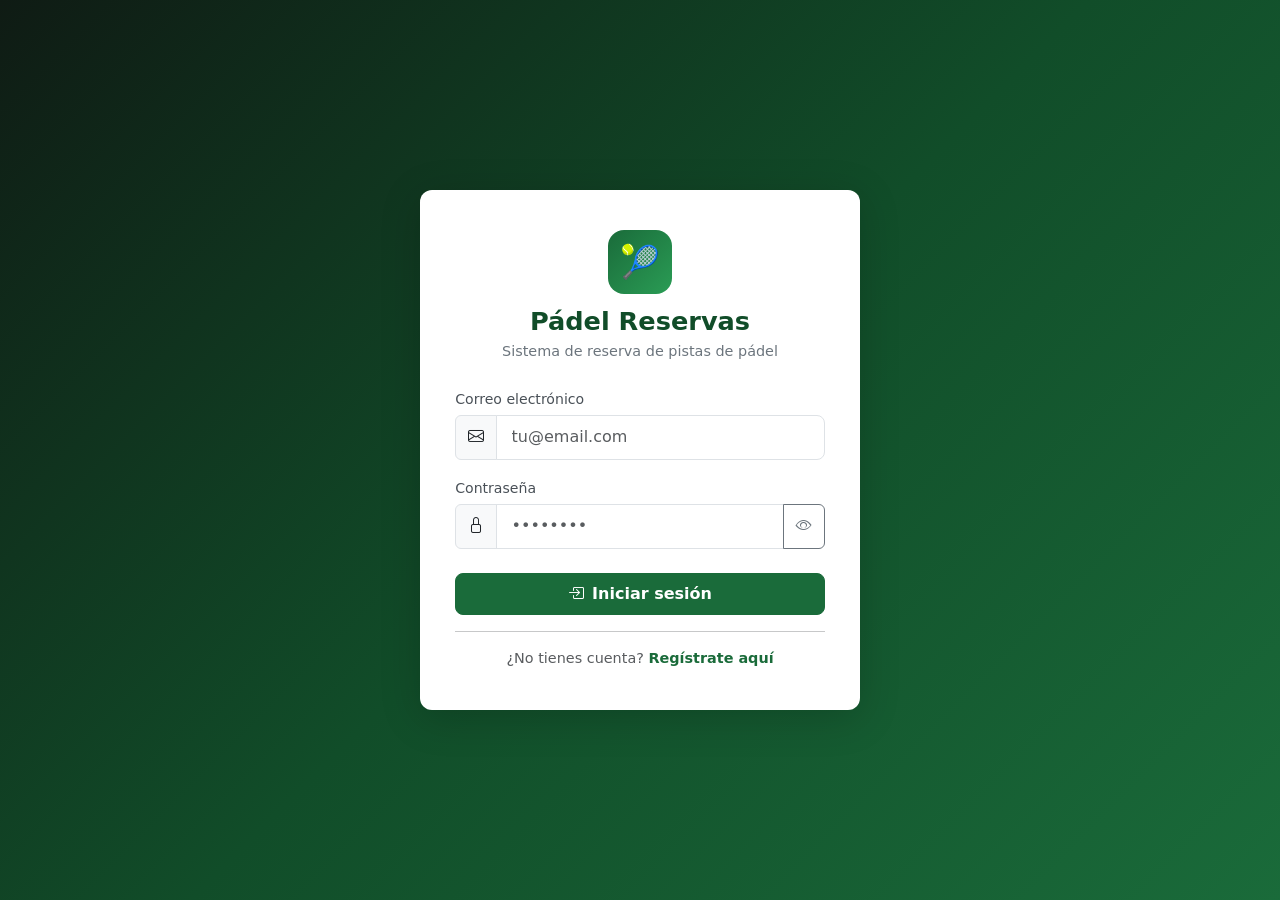
<file: docs/index.html>
<!DOCTYPE html>
<html lang="es">
<head>
  <meta charset="UTF-8" />
  <meta name="viewport" content="width=device-width, initial-scale=1.0" />
  <title>Pádel Reservas — Iniciar sesión</title>
  <link rel="stylesheet" href="https://cdn.jsdelivr.net/npm/bootstrap@5.3.3/dist/css/bootstrap.min.css" />
  <link rel="stylesheet" href="https://cdn.jsdelivr.net/npm/bootstrap-icons@1.11.3/font/bootstrap-icons.min.css" />
  <link rel="stylesheet" href="css/style.css" />
</head>
<body>

<div class="auth-wrapper">
  <div class="auth-card">

    <!-- Logo -->
    <div class="auth-logo">
      <div class="logo-icon">🎾</div>
      <h1>Pádel Reservas</h1>
      <p>Sistema de reserva de pistas de pádel</p>
    </div>

    <!-- Alert container -->
    <div id="alertContainer"></div>

    <!-- Formulario login -->
    <form id="loginForm" novalidate>
      <div class="mb-3">
        <label for="email" class="form-label">Correo electrónico</label>
        <div class="input-group">
          <span class="input-group-text"><i class="bi bi-envelope"></i></span>
          <input type="email" class="form-control" id="email" placeholder="tu@email.com" required autocomplete="email" />
        </div>
      </div>

      <div class="mb-4">
        <label for="password" class="form-label">Contraseña</label>
        <div class="input-group">
          <span class="input-group-text"><i class="bi bi-lock"></i></span>
          <input type="password" class="form-control" id="password" placeholder="••••••••" required autocomplete="current-password" />
          <button type="button" class="btn btn-outline-secondary" id="togglePassword" tabindex="-1">
            <i class="bi bi-eye"></i>
          </button>
        </div>
      </div>

      <button type="submit" class="btn btn-primary w-100 py-2" id="loginBtn">
        <i class="bi bi-box-arrow-in-right me-2"></i>Iniciar sesión
      </button>

      <!-- Demo buttons removed -->
    </form>

    <hr class="my-3" />

    <p class="text-center text-muted mb-0" style="font-size:0.9rem;">
      ¿No tienes cuenta?
      <a href="register.html" class="fw-semibold text-decoration-none" style="color:var(--primary);">Regístrate aquí</a>
    </p>
  </div>
</div>

<script src="https://cdn.jsdelivr.net/npm/bootstrap@5.3.3/dist/js/bootstrap.bundle.min.js"></script>
<script src="js/api-client.js"></script>
<script>
  function showStaticAlert(message, type) {
    const container = document.getElementById('alertContainer');
    container.innerHTML = `<div class="alert alert-${type || 'info'} py-2" role="alert">${message}</div>`;
  }

  document.getElementById('togglePassword').addEventListener('click', function () {
    const input = document.getElementById('password');
    const icon = this.querySelector('i');
    if (input.type === 'password') {
      input.type = 'text';
      icon.classList.replace('bi-eye', 'bi-eye-slash');
    } else {
      input.type = 'password';
      icon.classList.replace('bi-eye-slash', 'bi-eye');
    }
  });

  const params = new URLSearchParams(window.location.search);
  const forceLogin = params.get('forceLogin') === '1';

  if (forceLogin) {
    AppApi.logout().finally(() => {
      showStaticAlert('Sesion cerrada. Inicia sesion con la cuenta correcta.', 'info');
    });
  } else {
    const session = AppApi.getSession();
    if (session) {
      window.location.href = session.rol === 'ADMIN' ? 'admin.html' : 'dashboard.html';
    }
  }

  if (params.get('registered') === '1') {
    showStaticAlert('Cuenta creada. Ya puedes iniciar sesión.', 'success');
  }

  // Submit login
  document.getElementById('loginForm').addEventListener('submit', async function (e) {
    e.preventDefault();
    const email = document.getElementById('email').value.trim();
    const password = document.getElementById('password').value;

    if (!email || !password) {
      showStaticAlert('Por favor, completa todos los campos.', 'warning');
      return;
    }

    showStaticAlert('Accediendo...', 'info');
    const result = await AppApi.login(email, password);
    if (!result.ok) {
      showStaticAlert(result.message || 'No se pudo iniciar sesion.', 'danger');
      return;
    }

    window.location.href = result.user.rol === 'ADMIN' ? 'admin.html' : 'dashboard.html';
  });
</script>
</body>
</html>
</file>
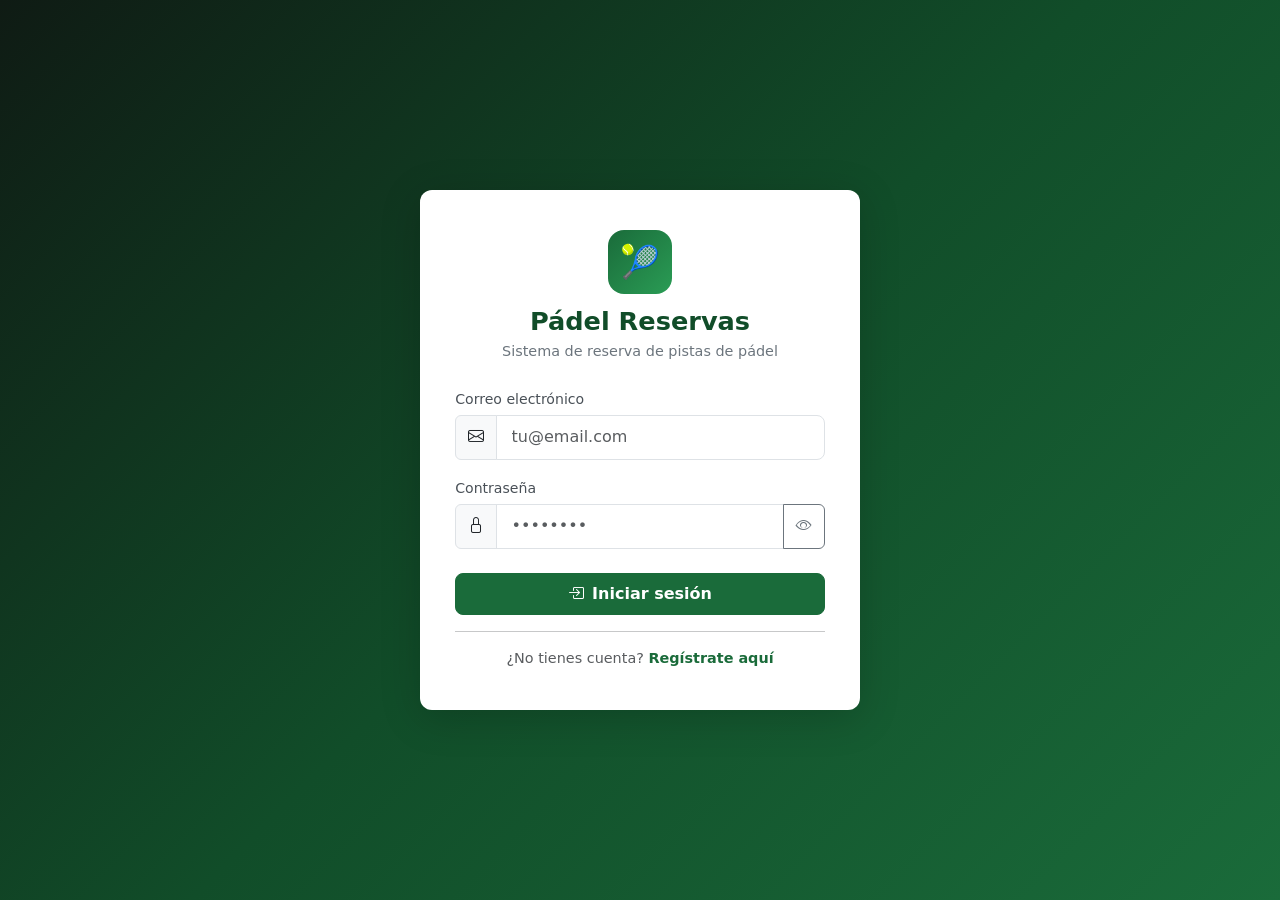
<file: docs/admin.html>
<!DOCTYPE html>
<html lang="es">
<head>
  <meta charset="UTF-8" />
  <meta name="viewport" content="width=device-width, initial-scale=1.0" />
  <title>Pádel Reservas — Panel Admin</title>
  <link rel="stylesheet" href="https://cdn.jsdelivr.net/npm/bootstrap@5.3.3/dist/css/bootstrap.min.css" />
  <link rel="stylesheet" href="https://cdn.jsdelivr.net/npm/bootstrap-icons@1.11.3/font/bootstrap-icons.min.css" />
  <link rel="stylesheet" href="css/style.css" />
</head>
<body>

<!-- ===== NAVBAR ===== -->
<nav class="navbar navbar-expand-md navbar-dark" style="background:#114d29;">
  <div class="container-fluid">
    <a class="navbar-brand" href="#"> Pádel <span>Reservas</span> <span class="badge bg-warning text-dark ms-1" style="font-size:.65rem;">ADMIN</span></a>
    <button class="navbar-toggler" type="button" data-bs-toggle="collapse" data-bs-target="#navMenu">
      <span class="navbar-toggler-icon"></span>
    </button>
    <div class="collapse navbar-collapse" id="navMenu">
      <ul class="navbar-nav ms-auto align-items-md-center gap-2">
        <li class="nav-item">
          <span class="nav-link text-white-50">
            <i class="bi bi-shield-check me-1"></i><span id="navName">Admin</span>
          </span>
        </li>
        <li class="nav-item">
          <button class="btn btn-outline-light btn-sm" id="logoutBtn">
            <i class="bi bi-box-arrow-right me-1"></i>Cerrar sesión
          </button>
        </li>
      </ul>
    </div>
  </div>
</nav>

<!-- ===== LAYOUT ===== -->
<div class="container-fluid g-0">
  <div class="row g-0">

    <!-- SIDEBAR -->
    <div class="col-md-2 sidebar d-flex flex-column">
      <nav class="nav flex-column pt-2">
        <a class="nav-link active" href="#" data-section="resumen">
          <i class="bi bi-speedometer2"></i> Resumen
        </a>
        <a class="nav-link" href="#" data-section="reservas">
          <i class="bi bi-bookmark"></i> Reservas
        </a>
        <a class="nav-link" href="#" data-section="pistas">
          <i class="bi bi-grid"></i> Pistas
        </a>
        <a class="nav-link" href="#" data-section="usuarios">
          <i class="bi bi-people"></i> Usuarios
        </a>
        <hr class="mx-3" />
        <a class="nav-link text-danger" href="#" id="sidebarLogout">
          <i class="bi bi-box-arrow-right"></i> Salir
        </a>
      </nav>
    </div>

    <!-- MAIN -->
    <div class="col-md-10 main-content">

      <!-- ===== RESUMEN ===== -->
      <div class="section active" id="sec-resumen">
        <div class="page-header">
          <h2>Panel de administración</h2>
          <p>Estadísticas globales del sistema</p>
        </div>

        <div class="row g-3 mb-4">
          <div class="col-6 col-lg-3">
            <div class="stat-card stat-green">
              <h3 id="statTotalRes">–</h3>
              <p>Total reservas</p>
              <i class="bi bi-bookmark-fill stat-icon"></i>
            </div>
          </div>
          <div class="col-6 col-lg-3">
            <div class="stat-card stat-blue">
              <h3 id="statActivasRes">–</h3>
              <p>Reservas activas</p>
              <i class="bi bi-check-circle-fill stat-icon"></i>
            </div>
          </div>
          <div class="col-6 col-lg-3">
            <div class="stat-card stat-orange">
              <h3 id="statTotalPistas">–</h3>
              <p>Pistas totales</p>
              <i class="bi bi-grid-fill stat-icon"></i>
            </div>
          </div>
          <div class="col-6 col-lg-3">
            <div class="stat-card stat-red">
              <h3 id="statTotalUsers">–</h3>
              <p>Usuarios registrados</p>
              <i class="bi bi-people-fill stat-icon"></i>
            </div>
          </div>
        </div>

        <!-- Acciones rápidas -->
        <div class="row g-3">
          <div class="col-md-4">
            <div class="card text-center p-3">
              <div style="font-size:2rem;margin-bottom:.5rem;">📋</div>
              <h6 class="fw-bold">Ver todas las reservas</h6>
              <button class="btn btn-sm btn-outline-primary mt-2" onclick="navigateTo('reservas')">Ver reservas</button>
            </div>
          </div>
          <div class="col-md-4">
            <div class="card text-center p-3">
              <div style="font-size:2rem;margin-bottom:.5rem;">➕</div>
              <h6 class="fw-bold">Nueva pista</h6>
              <button class="btn btn-sm btn-primary mt-2" onclick="navigateTo('pistas'); setTimeout(openCreateCourtModal, 300)">Crear pista</button>
            </div>
          </div>
          <div class="col-md-4">
            <div class="card text-center p-3">
              <div style="font-size:2rem;margin-bottom:.5rem;">👥</div>
              <h6 class="fw-bold">Gestionar usuarios</h6>
              <button class="btn btn-sm btn-outline-secondary mt-2" onclick="navigateTo('usuarios')">Ver usuarios</button>
            </div>
          </div>
        </div>
      </div>

      <!-- ===== RESERVAS ADMIN ===== -->
      <div class="section" id="sec-reservas">
        <div class="page-header">
          <h2>Todas las reservas</h2>
          <p>Gestión global de reservas</p>
        </div>

        <!-- Filtros -->
        <div class="card mb-3">
          <div class="card-body">
            <div class="row g-2 align-items-end">
              <div class="col-md-3">
                <label class="form-label small fw-semibold">Fecha</label>
                <input type="date" class="form-control form-control-sm" id="adminResDate" />
              </div>
              <div class="col-md-3">
                <label class="form-label small fw-semibold">Pista</label>
                <select class="form-select form-select-sm" id="adminResCourt">
                  <option value="">Todas</option>
                </select>
              </div>
              <div class="col-md-3">
                <label class="form-label small fw-semibold">Usuario</label>
                <select class="form-select form-select-sm" id="adminResUser">
                  <option value="">Todos</option>
                </select>
              </div>
              <div class="col-md-3">
                <button class="btn btn-primary btn-sm w-100" id="adminResFilterBtn">
                  <i class="bi bi-funnel me-1"></i>Filtrar
                </button>
              </div>
            </div>
          </div>
        </div>

        <div id="adminResTable">
          <div class="loading-spinner"><div class="spinner-border text-success me-2"></div> Cargando...</div>
        </div>
      </div>

      <!-- ===== PISTAS ADMIN ===== -->
      <div class="section" id="sec-pistas">
        <div class="page-header d-flex justify-content-between align-items-center flex-wrap gap-2">
          <div>
            <h2>Gestión de pistas</h2>
            <p>Crear, editar y desactivar pistas</p>
          </div>
          <button class="btn btn-primary" onclick="openCreateCourtModal()">
            <i class="bi bi-plus-lg me-2"></i>Nueva pista
          </button>
        </div>
        <div id="adminCourtsTable">
          <div class="loading-spinner"><div class="spinner-border text-success me-2"></div> Cargando...</div>
        </div>
      </div>

      <!-- ===== USUARIOS ADMIN ===== -->
      <div class="section" id="sec-usuarios">
        <div class="page-header">
          <h2>Usuarios registrados</h2>
          <p>Listado de todos los usuarios del sistema</p>
        </div>
        <div id="adminUsersTable">
          <div class="loading-spinner"><div class="spinner-border text-success me-2"></div> Cargando...</div>
        </div>
      </div>

    </div><!-- /main-content -->
  </div><!-- /row -->
</div><!-- /container-fluid -->

<!-- ===== MODAL: CREAR/EDITAR PISTA ===== -->
<div class="modal fade" id="courtModal" tabindex="-1">
  <div class="modal-dialog modal-dialog-centered">
    <div class="modal-content">
      <div class="modal-header">
        <h5 class="modal-title" id="courtModalTitle"><i class="bi bi-grid me-2 text-success"></i>Nueva pista</h5>
        <button type="button" class="btn-close" data-bs-dismiss="modal"></button>
      </div>
      <div class="modal-body">
        <div id="courtModalAlert"></div>
        <form id="courtForm" novalidate>
          <input type="hidden" id="courtId" />
          <div class="mb-3">
            <label class="form-label">Nombre de la pista</label>
            <input type="text" class="form-control" id="courtNombre" placeholder="Pista 1" required />
          </div>
          <div class="mb-3">
            <label class="form-label">Ubicación</label>
            <input type="text" class="form-control" id="courtUbicacion" placeholder="Pabellón A, planta baja" />
          </div>
          <div class="mb-3">
            <label class="form-label">Precio por hora (€)</label>
            <div class="input-group">
              <span class="input-group-text">€</span>
              <input type="number" class="form-control" id="courtPrecio" step="0.5" min="0" placeholder="15.00" />
            </div>
          </div>
          <div class="form-check form-switch mb-3" id="courtActivaRow" style="display:none;">
            <input class="form-check-input" type="checkbox" id="courtActiva" checked />
            <label class="form-check-label" for="courtActiva">Pista activa</label>
          </div>
        </form>
      </div>
      <div class="modal-footer">
        <button type="button" class="btn btn-secondary" data-bs-dismiss="modal">Cancelar</button>
        <button type="button" class="btn btn-primary" id="saveCourtBtn">
          <i class="bi bi-floppy me-2"></i>Guardar
        </button>
      </div>
    </div>
  </div>
</div>

<!-- ===== MODAL: EDITAR USUARIO ===== -->
<div class="modal fade" id="userModal" tabindex="-1">
  <div class="modal-dialog modal-dialog-centered">
    <div class="modal-content">
      <div class="modal-header">
        <h5 class="modal-title"><i class="bi bi-person-lines-fill me-2 text-primary"></i>Editar usuario</h5>
        <button type="button" class="btn-close" data-bs-dismiss="modal"></button>
      </div>
      <div class="modal-body">
        <div id="userModalAlert"></div>
        <form id="userForm" novalidate>
          <input type="hidden" id="userId" />
          <div class="mb-3">
            <label class="form-label">Nombre</label>
            <input type="text" class="form-control" id="userName" placeholder="Nombre" required />
          </div>
          <div class="mb-3">
            <label class="form-label">Apellidos</label>
            <input type="text" class="form-control" id="userApellidos" placeholder="Apellidos" required />
          </div>
          <div class="mb-3">
            <label class="form-label">Email</label>
            <input type="email" class="form-control" id="userEmail" placeholder="correo@ejemplo.com" disabled />
            <small class="form-text text-muted">El email no puede cambiar</small>
          </div>
          <div class="mb-3">
            <label class="form-label">Teléfono</label>
            <input type="tel" class="form-control" id="userTelefono" placeholder="+34 666 123 456" />
          </div>
          <div class="mb-3">
            <label class="form-label">Rol</label>
            <select class="form-select" id="userRol">
              <option value="USER">Usuario normal</option>
              <option value="ADMIN">Administrador</option>
            </select>
          </div>
        </form>
      </div>
      <div class="modal-footer">
        <button type="button" class="btn btn-secondary" data-bs-dismiss="modal">Cancelar</button>
        <button type="button" class="btn btn-primary" id="saveUserBtn">
          <i class="bi bi-floppy me-2"></i>Guardar cambios
        </button>
      </div>
    </div>
  </div>
</div>

<script src="https://cdn.jsdelivr.net/npm/bootstrap@5.3.3/dist/js/bootstrap.bundle.min.js"></script>
<script src="js/api-client.js"></script>
<script>
  const _as = AppApi.getSession();
  if (!_as) { window.location.href = 'index.html'; }
  if (_as && _as.rol !== 'ADMIN') { window.location.href = 'dashboard.html'; }

  document.getElementById('navName').textContent = _as?.nombre || 'Admin';

  const BASE = AppApi.config.baseUrl;

  function showInline(targetId, message, type) {
    const t = document.getElementById(targetId);
    if (t) t.innerHTML = `<div class="alert alert-${type || 'info'} py-2">${message}</div>`;
  }

  // ===== NAVEGACIÓN =====
  function navigateTo(sectionName) {
    document.querySelectorAll('.section').forEach(s => s.classList.remove('active'));
    document.querySelectorAll('.sidebar .nav-link').forEach(l => l.classList.remove('active'));
    document.getElementById('sec-' + sectionName).classList.add('active');
    document.querySelector(`[data-section="${sectionName}"]`).classList.add('active');
    onSectionEnter(sectionName);
  }

  document.querySelectorAll('[data-section]').forEach(link => {
    link.addEventListener('click', function (e) { e.preventDefault(); navigateTo(this.dataset.section); });
  });

  function onSectionEnter(name) {
    if (name === 'resumen')  loadResumen();
    if (name === 'reservas') { initAdminResFilter(); loadAdminReservations(); }
    if (name === 'pistas')   loadAdminCourts();
    if (name === 'usuarios') loadAdminUsers();
  }

  document.getElementById('logoutBtn').addEventListener('click', function () {
    AppApi.logout().finally(() => { window.location.href = 'index.html?forceLogin=1'; });
  });
  document.getElementById('sidebarLogout').addEventListener('click', function (e) {
    e.preventDefault();
    AppApi.logout().finally(() => { window.location.href = 'index.html?forceLogin=1'; });
  });

  // ===== RESUMEN =====
  async function loadResumen() {
    ['statTotalRes', 'statActivasRes', 'statTotalPistas', 'statTotalUsers'].forEach(id => {
      document.getElementById(id).textContent = '…';
    });
    try {
      const [resResp, courtsResp, usersResp] = await Promise.all([
        fetch(BASE + '/admin/reservations', { credentials: 'include' }),
        fetch(BASE + '/courts',             { credentials: 'include' }),
        fetch(BASE + '/users',              { credentials: 'include' })
      ]);
      const reservations = resResp.ok    ? await resResp.json()    : [];
      const courts       = courtsResp.ok ? await courtsResp.json() : [];
      const users        = usersResp.ok  ? await usersResp.json()  : [];

      document.getElementById('statTotalRes').textContent    = reservations.length;
      document.getElementById('statActivasRes').textContent  = reservations.filter(r => r.estado === 'ACTIVA').length;
      document.getElementById('statTotalPistas').textContent = courts.length;
      document.getElementById('statTotalUsers').textContent  = users.length;
    } catch (_) {
      ['statTotalRes', 'statActivasRes', 'statTotalPistas', 'statTotalUsers'].forEach(id => {
        document.getElementById(id).textContent = '–';
      });
    }
  }

  // ===== RESERVAS ADMIN =====
  let adminCourtMap = {};

  async function initAdminResFilter() {
    const courtSel = document.getElementById('adminResCourt');
    const userSel  = document.getElementById('adminResUser');

    if (courtSel.options.length <= 1) {
      try {
        const resp = await fetch(BASE + '/courts', { credentials: 'include' });
        if (!resp.ok) throw new Error();
        const courts = await resp.json();
        adminCourtMap = {};
        courts.forEach(c => {
          adminCourtMap[c.idPista] = c.nombre;
          courtSel.innerHTML += `<option value="${c.idPista}">${c.nombre}</option>`;
        });
      } catch (_) {}
    }

    if (userSel.options.length <= 1) {
      try {
        const resp = await fetch(BASE + '/users', { credentials: 'include' });
        if (!resp.ok) throw new Error();
        const users = await resp.json();
        users.forEach(u => {
          userSel.innerHTML += `<option value="${u.idUsuario}">${u.nombre} ${u.apellidos} &lt;${u.email}&gt;</option>`;
        });
      } catch (_) {}
    }
  }

  async function loadAdminReservations() {
    const container = document.getElementById('adminResTable');
    container.innerHTML = '<div class="loading-spinner"><div class="spinner-border text-success me-2"></div> Cargando...</div>';

    const date     = document.getElementById('adminResDate').value;
    const courtId  = document.getElementById('adminResCourt').value;
    const userId   = document.getElementById('adminResUser').value;

    let url = BASE + '/admin/reservations?';
    if (date)     url += 'date='     + date     + '&';
    if (courtId)  url += 'courtId='  + courtId  + '&';
    if (userId)   url += 'userId='   + userId;

    try {
      const resp = await fetch(url, { credentials: 'include' });
      if (!resp.ok) throw new Error(resp.status);
      const reservations = await resp.json();

      if (!reservations.length) {
        container.innerHTML = '<div class="alert alert-secondary">No hay reservas con los filtros seleccionados.</div>';
        return;
      }

      const rows = reservations.map(r => `
        <tr>
          <td class="text-muted small">${r.idReserva}</td>
          <td>${r.usuario?.nombre ?? '–'} ${r.usuario?.apellidos ?? ''}<br>
              <small class="text-muted">${r.usuario?.email ?? ''}</small></td>
          <td><strong>${r.pista?.nombre ?? '–'}</strong></td>
          <td>${r.fechaReserva}</td>
          <td>${r.horaInicio?.substring(0, 5) ?? '–'}</td>
          <td>${r.horaFin?.substring(0, 5) ?? '–'}</td>
          <td>${r.duracionMinutos} min</td>
          <td><span class="badge-${r.estado === 'ACTIVA' ? 'activa' : 'cancelada'}">${r.estado}</span></td>
          <td>
            ${r.estado === 'ACTIVA'
              ? `<button class="btn btn-sm btn-outline-danger" onclick="adminCancelRes(${r.idReserva})" title="Cancelar reserva">
                   <i class="bi bi-x-circle"></i>
                 </button>`
              : '–'}
          </td>
        </tr>`).join('');

      container.innerHTML = `
        <div class="table-responsive">
          <table class="table table-hover align-middle">
            <thead><tr><th>#</th><th>Usuario</th><th>Pista</th><th>Fecha</th><th>Inicio</th><th>Fin</th><th>Duración</th><th>Estado</th><th>Acción</th></tr></thead>
            <tbody>${rows}</tbody>
          </table>
        </div>`;
    } catch (_) {
      container.innerHTML = '<div class="alert alert-danger">No se pudieron cargar las reservas.</div>';
    }
  }

  document.getElementById('adminResFilterBtn').addEventListener('click', loadAdminReservations);

  window.adminCancelRes = async function (id) {
    if (!confirm('¿Cancelar esta reserva? El usuario será notificado en su panel.')) return;
    try {
      const resp = await fetch(BASE + '/reservations/' + id, { method: 'DELETE', credentials: 'include' });
      if (!resp.ok) throw new Error();
      loadAdminReservations();
      loadResumen();
    } catch (_) {
      alert('No se pudo cancelar la reserva.');
    }
  };

  // ===== PISTAS ADMIN =====
  async function loadAdminCourts() {
    const container = document.getElementById('adminCourtsTable');
    container.innerHTML = '<div class="loading-spinner"><div class="spinner-border text-success me-2"></div> Cargando...</div>';
    try {
      const resp = await fetch(BASE + '/courts', { credentials: 'include' });
      if (!resp.ok) throw new Error();
      const courts = await resp.json();

      if (!courts.length) {
        container.innerHTML = '<div class="alert alert-secondary">No hay pistas registradas.</div>';
        return;
      }

      const rows = courts.map(c => {
        const nom = c.nombre.replace(/'/g, "\\'");
        const ubi = c.ubicacion.replace(/'/g, "\\'");
        return `
          <tr>
            <td class="text-muted small">${c.idPista}</td>
            <td><strong>${c.nombre}</strong></td>
            <td>${c.ubicacion}</td>
            <td>${c.precioHora} €/h</td>
            <td><span class="badge ${c.activa ? 'bg-success' : 'bg-secondary'}">${c.activa ? 'Activa' : 'Inactiva'}</span></td>
            <td>
              <button class="btn btn-sm btn-outline-warning me-1"
                onclick="openEditCourtModal(${c.idPista},'${nom}','${ubi}',${c.precioHora},${c.activa})">
                <i class="bi bi-pencil"></i>
              </button>
              <button class="btn btn-sm btn-outline-danger"
                onclick="deleteCourt(${c.idPista},'${nom}')">
                <i class="bi bi-trash"></i>
              </button>
            </td>
          </tr>`;
      }).join('');

      container.innerHTML = `
        <div class="table-responsive">
          <table class="table table-hover align-middle">
            <thead><tr><th>#</th><th>Nombre</th><th>Ubicación</th><th>Precio/h</th><th>Estado</th><th>Acciones</th></tr></thead>
            <tbody>${rows}</tbody>
          </table>
        </div>`;
    } catch (_) {
      container.innerHTML = '<div class="alert alert-danger">No se pudieron cargar las pistas.</div>';
    }
  }

  window.openCreateCourtModal = function () {
    document.getElementById('courtModalTitle').innerHTML = '<i class="bi bi-plus-lg me-2 text-success"></i>Nueva pista';
    document.getElementById('courtId').value             = '';
    document.getElementById('courtNombre').value         = '';
    document.getElementById('courtUbicacion').value      = '';
    document.getElementById('courtPrecio').value         = '';
    document.getElementById('courtModalAlert').innerHTML = '';
    document.getElementById('courtActivaRow').style.display = 'none';
    new bootstrap.Modal(document.getElementById('courtModal')).show();
  };

  window.openEditCourtModal = function (id, nombre, ubicacion, precio, activa) {
    document.getElementById('courtModalTitle').innerHTML = '<i class="bi bi-pencil me-2 text-warning"></i>Editar pista';
    document.getElementById('courtId').value             = id;
    document.getElementById('courtNombre').value         = nombre;
    document.getElementById('courtUbicacion').value      = ubicacion;
    document.getElementById('courtPrecio').value         = precio ?? '';
    document.getElementById('courtActiva').checked       = activa;
    document.getElementById('courtModalAlert').innerHTML = '';
    document.getElementById('courtActivaRow').style.display = 'block';
    new bootstrap.Modal(document.getElementById('courtModal')).show();
  };

  document.getElementById('saveCourtBtn').addEventListener('click', async function () {
    const id       = document.getElementById('courtId').value;
    const nombre   = document.getElementById('courtNombre').value.trim();
    const ubicacion = document.getElementById('courtUbicacion').value.trim();
    const precio   = document.getElementById('courtPrecio').value;
    const activa   = document.getElementById('courtActiva').checked;

    if (!nombre) { showInline('courtModalAlert', 'El nombre es obligatorio.', 'warning'); return; }

    const btn = this;
    btn.disabled = true;
    btn.innerHTML = '<span class="spinner-border spinner-border-sm me-2"></span>Guardando...';

    const body = { nombre, ubicacion, precioHora: Number(precio) };
    if (id) body.activa = activa;

    try {
      const resp = await fetch(BASE + '/courts' + (id ? '/' + id : ''), {
        method: id ? 'PATCH' : 'POST',
        headers: { 'Content-Type': 'application/json' },
        credentials: 'include',
        body: JSON.stringify(body)
      });

      if (!resp.ok) {
        const err = await resp.json().catch(() => ({}));
        showInline('courtModalAlert', err.detail || err.message || 'No se pudo guardar.', 'danger');
        return;
      }

      bootstrap.Modal.getInstance(document.getElementById('courtModal')).hide();
      loadAdminCourts();
      loadResumen();
    } catch (_) {
      showInline('courtModalAlert', 'Error de conexión.', 'danger');
    } finally {
      btn.disabled = false;
      btn.innerHTML = '<i class="bi bi-floppy me-2"></i>Guardar';
    }
  });

  window.deleteCourt = async function (id, nombre) {
    if (!confirm(`¿Desactivar la pista "${nombre}"?\nNo se eliminará, solo se marcará como inactiva.`)) return;
    try {
      const resp = await fetch(BASE + '/courts/' + id, { method: 'DELETE', credentials: 'include' });
      if (!resp.ok) throw new Error();
      loadAdminCourts();
      loadResumen();
    } catch (_) {
      alert('No se pudo desactivar la pista.');
    }
  };

  // ===== USUARIOS ADMIN =====
  async function loadAdminUsers() {
    const container = document.getElementById('adminUsersTable');
    container.innerHTML = '<div class="loading-spinner"><div class="spinner-border text-success me-2"></div> Cargando...</div>';
    try {
      const resp = await fetch(BASE + '/users', { credentials: 'include' });
      if (!resp.ok) throw new Error(resp.status);
      const users = await resp.json();

      if (!users.length) {
        container.innerHTML = '<div class="alert alert-secondary">No hay usuarios registrados.</div>';
        return;
      }

      const myId = AppApi.getSession()?.id;
      const rows = users.map(u => `
        <tr>
          <td class="text-muted small">${u.idUsuario}</td>
          <td><strong>${u.nombre} ${u.apellidos}</strong></td>
          <td>${u.email}</td>
          <td>${u.telefono || '–'}</td>
          <td><span class="badge ${u.rol === 'ADMIN' ? 'bg-danger' : 'bg-primary'}">${u.rol}</span></td>
          <td class="small text-muted">${u.fechaRegistro?.substring(0, 10) ?? '–'}</td>
          <td><span class="badge ${u.activo ? 'bg-success' : 'bg-secondary'}">${u.activo ? 'Activo' : 'Inactivo'}</span></td>
          <td>
            <div class="btn-group btn-group-sm" role="group">
              ${u.idUsuario !== myId
                ? `<button class="btn btn-outline-primary" onclick="openEditUserModal(${u.idUsuario})"
                     title="Editar datos del usuario">
                     <i class="bi bi-pencil-square"></i>
                   </button>
                   <button class="btn btn-outline-secondary"
                     onclick="toggleUserRole(${u.idUsuario},'${u.rol}')"
                     title="Cambiar a ${u.rol === 'ADMIN' ? 'USER' : 'ADMIN'}">
                     <i class="bi bi-arrow-repeat"></i>
                   </button>`
                : '<span class="text-muted small">(tú)</span>'}
            </div>
          </td>
        </tr>`).join('');

      container.innerHTML = `
        <div class="table-responsive">
          <table class="table table-hover align-middle">
            <thead><tr><th>#</th><th>Nombre</th><th>Email</th><th>Teléfono</th><th>Rol</th><th>Fecha registro</th><th>Estado</th><th>Acciones</th></tr></thead>
            <tbody>${rows}</tbody>
          </table>
        </div>`;
    } catch (_) {
      container.innerHTML = '<div class="alert alert-danger">No se pudieron cargar los usuarios.</div>';
    }
  }

  window.toggleUserRole = async function (id, currentRole) {
    const newRole = currentRole === 'ADMIN' ? 'USER' : 'ADMIN';
    if (!confirm(`¿Cambiar el rol de este usuario a ${newRole}?`)) return;
    try {
      const resp = await fetch(BASE + '/users/' + id, {
        method: 'PATCH',
        headers: { 'Content-Type': 'application/json' },
        credentials: 'include',
        body: JSON.stringify({ rol: newRole })
      });
      if (!resp.ok) throw new Error();
      loadAdminUsers();
    } catch (_) {
      alert('No se pudo cambiar el rol del usuario.');
    }
  };

  window.openEditUserModal = async function (userId) {
    try {
      const resp = await fetch(BASE + '/users/' + userId, { credentials: 'include' });
      if (!resp.ok) throw new Error();
      const user = await resp.json();

      document.getElementById('userId').value = user.idUsuario;
      document.getElementById('userName').value = user.nombre || '';
      document.getElementById('userApellidos').value = user.apellidos || '';
      document.getElementById('userEmail').value = user.email || '';
      document.getElementById('userTelefono').value = user.telefono || '';
      document.getElementById('userRol').value = user.rol || 'USER';

      const modal = new bootstrap.Modal(document.getElementById('userModal'));
      modal.show();
    } catch (_) {
      alert('No se pudieron cargar los datos del usuario.');
    }
  };

  window.saveUserEdits = async function () {
    const userId = document.getElementById('userId').value;
    const payload = {
      nombre: document.getElementById('userName').value,
      apellidos: document.getElementById('userApellidos').value,
      telefono: document.getElementById('userTelefono').value,
      rol: document.getElementById('userRol').value
    };

    if (!payload.nombre || !payload.apellidos) {
      alert('El nombre y los apellidos son obligatorios.');
      return;
    }

    try {
      const resp = await fetch(BASE + '/users/' + userId, {
        method: 'PATCH',
        headers: { 'Content-Type': 'application/json' },
        credentials: 'include',
        body: JSON.stringify(payload)
      });
      if (!resp.ok) throw new Error();

      const modal = bootstrap.Modal.getInstance(document.getElementById('userModal'));
      if (modal) modal.hide();

      loadAdminUsers();
      alert('Usuario actualizado correctamente.');
    } catch (_) {
      alert('No se pudieron guardar los cambios del usuario.');
    }
  };

  // Carga sección inicial
  onSectionEnter('resumen');

  // Event listener para el botón guardar usuario
  document.getElementById('saveUserBtn').addEventListener('click', saveUserEdits);
</script>
</body>
</html>
</file>
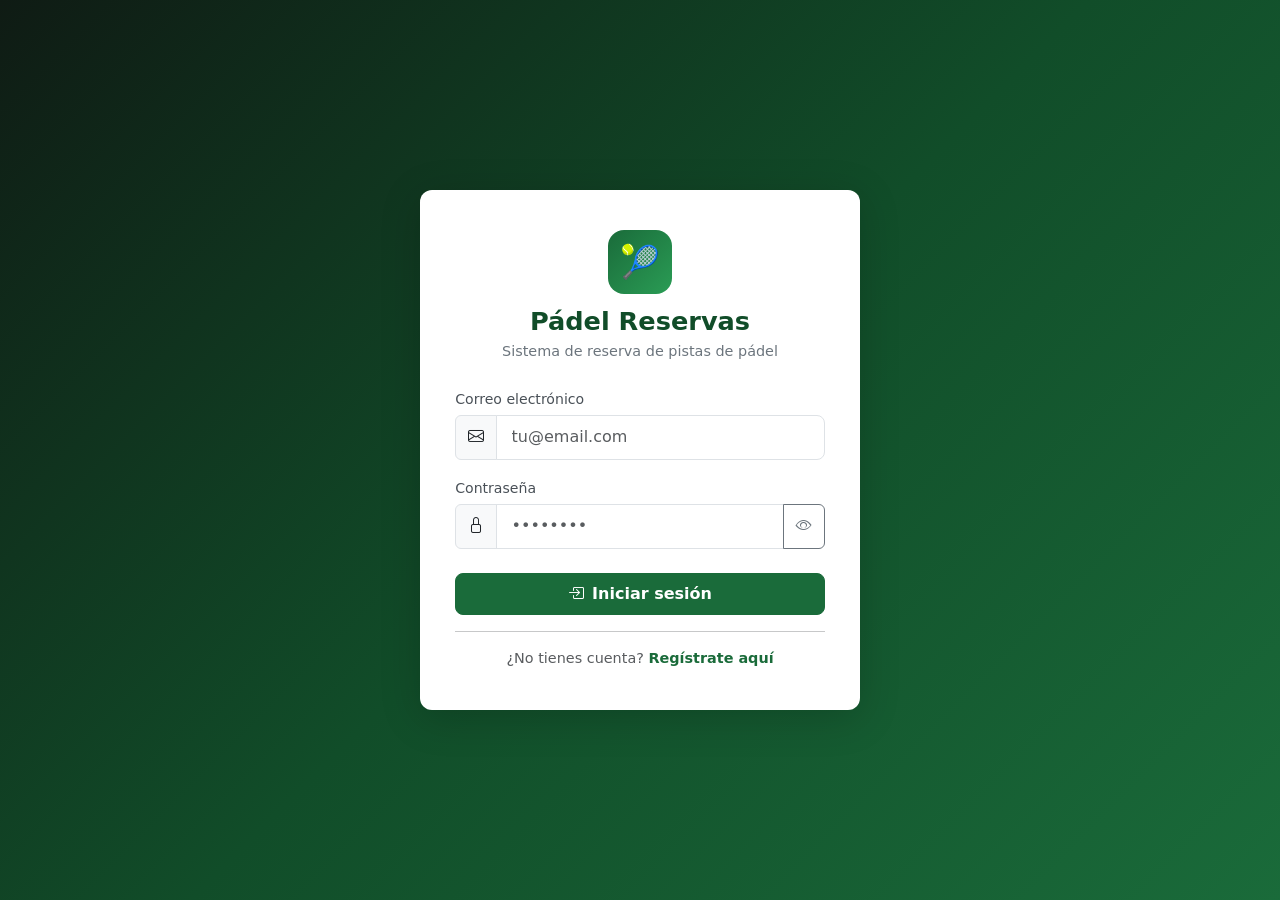
<file: docs/dashboard.html>
<!DOCTYPE html>
<html lang="es">
<head>
  <meta charset="UTF-8" />
  <meta name="viewport" content="width=device-width, initial-scale=1.0" />
  <title>Pádel Reservas — Mi Panel</title>
  <link rel="stylesheet" href="https://cdn.jsdelivr.net/npm/bootstrap@5.3.3/dist/css/bootstrap.min.css" />
  <link rel="stylesheet" href="https://cdn.jsdelivr.net/npm/bootstrap-icons@1.11.3/font/bootstrap-icons.min.css" />
  <link rel="stylesheet" href="css/style.css" />
</head>
<body>

<!-- ===== NAVBAR ===== -->
<nav class="navbar navbar-expand-md navbar-dark" style="background:var(--primary-dark);">
  <div class="container-fluid">
    <a class="navbar-brand" href="#"> Pádel <span>Reservas</span></a>
    <button class="navbar-toggler" type="button" data-bs-toggle="collapse" data-bs-target="#navMenu">
      <span class="navbar-toggler-icon"></span>
    </button>
    <div class="collapse navbar-collapse" id="navMenu">
      <ul class="navbar-nav ms-auto align-items-md-center gap-2">
        <li class="nav-item">
          <span class="nav-link text-white-50" id="navUserName">
            <i class="bi bi-person-circle me-1"></i><span id="navName">Usuario</span>
          </span>
        </li>
        <li class="nav-item">
          <button class="btn btn-outline-light btn-sm" id="logoutBtn">
            <i class="bi bi-box-arrow-right me-1"></i>Cerrar sesión
          </button>
        </li>
      </ul>
    </div>
  </div>
</nav>

<!-- ===== LAYOUT ===== -->
<div class="container-fluid g-0">
  <div class="row g-0">

    <!-- SIDEBAR -->
    <div class="col-md-2 col-lg-2 sidebar d-flex flex-column" id="sidebar">
      <nav class="nav flex-column pt-2">
        <a class="nav-link active" href="#" data-section="inicio">
          <i class="bi bi-house"></i> Inicio
        </a>
        <a class="nav-link" href="#" data-section="pistas">
          <i class="bi bi-grid"></i> Pistas
        </a>
        <a class="nav-link" href="#" data-section="disponibilidad">
          <i class="bi bi-calendar3"></i> Disponibilidad
        </a>
        <a class="nav-link" href="#" data-section="reservas">
          <i class="bi bi-bookmark"></i> Mis reservas
        </a>
        <a class="nav-link" href="#" data-section="perfil">
          <i class="bi bi-person"></i> Mi perfil
        </a>
        <hr class="mx-3" />
        <a class="nav-link text-danger" href="#" id="sidebarLogout">
          <i class="bi bi-box-arrow-right"></i> Salir
        </a>
      </nav>
    </div>

    <!-- MAIN -->
    <div class="col-md-10 col-lg-10 main-content">

      <!-- ===== INICIO ===== -->
      <div class="section active" id="sec-inicio">
        <div class="page-header">
          <h2>Bienvenido/a, <span id="welcomeName">–</span></h2>
          <p>Reserva tu pista de pádel en segundos</p>
        </div>

        <!-- Stats -->
        <div class="row g-3 mb-4">
          <div class="col-6 col-lg-3">
            <div class="stat-card stat-green">
              <h3 id="statTotal">–</h3>
              <p>Reservas totales</p>
              <i class="bi bi-bookmark-fill stat-icon"></i>
            </div>
          </div>
          <div class="col-6 col-lg-3">
            <div class="stat-card stat-blue">
              <h3 id="statActivas">–</h3>
              <p>Reservas activas</p>
              <i class="bi bi-check-circle-fill stat-icon"></i>
            </div>
          </div>
          <div class="col-6 col-lg-3">
            <div class="stat-card stat-orange">
              <h3 id="statPistas">–</h3>
              <p>Pistas disponibles</p>
              <i class="bi bi-grid-fill stat-icon"></i>
            </div>
          </div>
          <div class="col-6 col-lg-3">
            <div class="stat-card stat-red">
              <h3 id="statCanceladas">–</h3>
              <p>Canceladas</p>
              <i class="bi bi-x-circle-fill stat-icon"></i>
            </div>
          </div>
        </div>

        <!-- Acceso rápido -->
        <div class="row g-3">
          <div class="col-md-6">
            <div class="card h-100">
              <div class="card-body text-center py-4">
                <div style="font-size:2.5rem; margin-bottom:.75rem;">📅</div>
                <h5 class="card-title fw-bold">Nueva reserva</h5>
                <p class="card-text text-muted small">Consulta disponibilidad y reserva tu pista ahora</p>
                <button class="btn btn-primary" onclick="navigateTo('disponibilidad')">
                  <i class="bi bi-plus-circle me-2"></i>Reservar pista
                </button>
              </div>
            </div>
          </div>
          <div class="col-md-6">
            <div class="card h-100">
              <div class="card-body text-center py-4">
                <div style="font-size:2.5rem; margin-bottom:.75rem;">🏓</div>
                <h5 class="card-title fw-bold">Ver pistas</h5>
                <p class="card-text text-muted small">Explora todas las pistas disponibles y sus precios</p>
                <button class="btn btn-outline-primary" onclick="navigateTo('pistas')">
                  <i class="bi bi-grid me-2"></i>Ver pistas
                </button>
              </div>
            </div>
          </div>
        </div>
      </div>

      <!-- ===== PISTAS ===== -->
      <div class="section" id="sec-pistas">
        <div class="page-header d-flex justify-content-between align-items-start flex-wrap gap-2">
          <div>
            <h2>Pistas de pádel</h2>
            <p>Todas las pistas disponibles</p>
          </div>
        </div>
        <div id="courtsGrid" class="row g-3">
          <div class="loading-spinner col-12">
            <div class="spinner-border text-success me-2"></div> Cargando pistas...
          </div>
        </div>
      </div>

      <!-- ===== DISPONIBILIDAD ===== -->
      <div class="section" id="sec-disponibilidad">
        <div class="page-header">
          <h2>Disponibilidad y Reserva</h2>
          <p>Consulta los huecos libres y crea tu reserva</p>
        </div>

        <!-- Filtros -->
        <div class="card mb-4">
          <div class="card-body">
            <div class="row g-3 align-items-end">
              <div class="col-md-4">
                <label class="form-label">Fecha</label>
                <input type="date" class="form-control" id="availDate" />
              </div>
              <div class="col-md-4">
                <label class="form-label">Pista</label>
                <select class="form-select" id="availCourt">
                  <option value="">Todas las pistas</option>
                </select>
              </div>
              <div class="col-md-4">
                <button class="btn btn-primary w-100" id="checkAvailBtn">
                  <i class="bi bi-search me-2"></i>Ver disponibilidad
                </button>
              </div>
            </div>
          </div>
        </div>

        <div id="availabilityResult"></div>
      </div>

      <!-- ===== MIS RESERVAS ===== -->
      <div class="section" id="sec-reservas">
        <div class="page-header d-flex justify-content-between align-items-start flex-wrap gap-2">
          <div>
            <h2>Mis reservas</h2>
            <p>Gestiona tus reservas activas y pasadas</p>
          </div>
          <div class="d-flex gap-2 align-items-end flex-wrap">
            <input type="date" class="form-control form-control-sm" id="resFrom" style="width:auto;" />
            <input type="date" class="form-control form-control-sm" id="resTo" style="width:auto;" />
            <button class="btn btn-outline-primary btn-sm" id="filterResBtn">
              <i class="bi bi-funnel me-1"></i>Filtrar
            </button>
          </div>
        </div>
        <div id="reservationsTable">
          <div class="loading-spinner">
            <div class="spinner-border text-success me-2"></div> Cargando reservas...
          </div>
        </div>
      </div>

      <!-- ===== PERFIL ===== -->
      <div class="section" id="sec-perfil">
        <div class="page-header">
          <h2>Mi perfil</h2>
          <p>Consulta y actualiza tus datos personales</p>
        </div>

        <div class="row justify-content-center">
          <div class="col-md-7 col-lg-6">
            <div class="card">
              <div class="card-header bg-white py-3">
                <h5 class="mb-0"><i class="bi bi-person-circle me-2 text-success"></i>Datos personales</h5>
              </div>
              <div class="card-body p-4">
                <div id="profileAlert"></div>
                <form id="profileForm" novalidate>
                  <div class="row g-3 mb-3">
                    <div class="col-6">
                      <label class="form-label">Nombre</label>
                      <input type="text" class="form-control" id="profNombre" />
                    </div>
                    <div class="col-6">
                      <label class="form-label">Apellidos</label>
                      <input type="text" class="form-control" id="profApellidos" />
                    </div>
                  </div>
                  <div class="mb-3">
                    <label class="form-label">Correo electrónico</label>
                    <input type="email" class="form-control" id="profEmail" readonly style="background:#f8f9fa;" />
                    <div class="form-text">El correo no se puede modificar</div>
                  </div>
                  <div class="mb-4">
                    <label class="form-label">Teléfono</label>
                    <input type="tel" class="form-control" id="profTelefono" />
                  </div>
                  <button type="submit" class="btn btn-primary" id="saveProfileBtn">
                    <i class="bi bi-floppy me-2"></i>Guardar cambios
                  </button>
                </form>
              </div>
            </div>
          </div>
        </div>
      </div>

    </div><!-- /main-content -->
  </div><!-- /row -->
</div><!-- /container-fluid -->

<!-- ===== MODAL: CREAR RESERVA ===== -->
<div class="modal fade" id="createReservationModal" tabindex="-1">
  <div class="modal-dialog modal-dialog-centered">
    <div class="modal-content">
      <div class="modal-header">
        <h5 class="modal-title"><i class="bi bi-plus-circle me-2 text-success"></i>Nueva reserva</h5>
        <button type="button" class="btn-close" data-bs-dismiss="modal"></button>
      </div>
      <div class="modal-body">
        <div id="createResAlert"></div>
        <form id="createResForm" novalidate>
          <div class="mb-3">
            <label class="form-label">Pista</label>
            <input type="text" class="form-control" id="resCourtName" readonly style="background:#f8f9fa;" />
            <input type="hidden" id="resCourtId" />
          </div>
          <div class="mb-3">
            <label class="form-label">Fecha</label>
            <input type="date" class="form-control" id="resDate" readonly style="background:#f8f9fa;" />
          </div>
          <div class="mb-3">
            <label class="form-label">Hora de inicio</label>
            <input type="time" class="form-control" id="resStartTime" readonly style="background:#f8f9fa;" />
          </div>
          <div class="mb-3">
            <label class="form-label">Duración</label>
            <select class="form-select" id="resDuration">
              <option value="60">60 minutos (1h)</option>
              <option value="90">90 minutos (1h 30min)</option>
              <option value="120">120 minutos (2h)</option>
            </select>
          </div>
          <div id="resPriceInfo" class="alert alert-info py-2" style="display:none;"></div>
        </form>
      </div>
      <div class="modal-footer">
        <button type="button" class="btn btn-secondary" data-bs-dismiss="modal">Cancelar</button>
        <button type="button" class="btn btn-primary" id="confirmReservationBtn">
          <i class="bi bi-check-lg me-2"></i>Confirmar reserva
        </button>
      </div>
    </div>
  </div>
</div>

<!-- ===== MODAL: EDITAR RESERVA ===== -->
<div class="modal fade" id="editReservationModal" tabindex="-1">
  <div class="modal-dialog modal-dialog-centered">
    <div class="modal-content">
      <div class="modal-header">
        <h5 class="modal-title"><i class="bi bi-pencil me-2 text-warning"></i>Editar reserva</h5>
        <button type="button" class="btn-close" data-bs-dismiss="modal"></button>
      </div>
      <div class="modal-body">
        <div id="editResAlert"></div>
        <form id="editResForm" novalidate>
          <input type="hidden" id="editResId" />
          <div class="mb-3">
            <label class="form-label">Nueva fecha</label>
            <input type="date" class="form-control" id="editResDate" />
          </div>
          <div class="mb-3">
            <label class="form-label">Nueva hora de inicio</label>
            <input type="time" class="form-control" id="editResTime" />
          </div>
          <div class="mb-3">
            <label class="form-label">Duración (minutos)</label>
            <select class="form-select" id="editResDuration">
              <option value="60">60 min</option>
              <option value="90">90 min</option>
              <option value="120">120 min</option>
            </select>
          </div>
        </form>
      </div>
      <div class="modal-footer">
        <button type="button" class="btn btn-secondary" data-bs-dismiss="modal">Cancelar</button>
        <button type="button" class="btn btn-warning" id="saveEditBtn">
          <i class="bi bi-floppy me-2"></i>Guardar cambios
        </button>
      </div>
    </div>
  </div>
</div>

<script src="https://cdn.jsdelivr.net/npm/bootstrap@5.3.3/dist/js/bootstrap.bundle.min.js"></script>
<script src="js/api-client.js"></script>
<script>
  (function () {
  const _s = AppApi.getSession();
  if (!_s) { window.location.href = 'index.html'; return; }
  if (_s.rol === 'ADMIN') { window.location.href = 'admin.html'; return; }
  const auth = { user: _s };

  document.getElementById('navName').textContent      = auth.user.nombre;
  document.getElementById('welcomeName').textContent  = auth.user.nombre;

  let currentUserId = null;

  async function loadProfile() {
    try {
      const resp = await fetch(AppApi.config.baseUrl + '/auth/me', { credentials: 'include' });
      if (!resp.ok) throw new Error(resp.status);
      const user = await resp.json();
      currentUserId = user.idUsuario;
      document.getElementById('profNombre').value    = user.nombre    || '';
      document.getElementById('profApellidos').value = user.apellidos || '';
      document.getElementById('profEmail').value     = user.email     || '';
      document.getElementById('profTelefono').value  = user.telefono  || '';
    } catch (_) {
      showInline('profileAlert', 'No se pudo cargar el perfil.', 'danger');
    }
  }

  function showInline(targetId, message, type) {
    const target = document.getElementById(targetId);
    if (!target) return;
    target.innerHTML = `<div class="alert alert-${type || 'info'} py-2" role="alert">${message}</div>`;
  }

  window.navigateTo = function navigateTo(sectionName) {
    document.querySelectorAll('.section').forEach(s => s.classList.remove('active'));
    document.querySelectorAll('.sidebar .nav-link').forEach(l => l.classList.remove('active'));
    document.getElementById('sec-' + sectionName).classList.add('active');
    document.querySelector(`[data-section="${sectionName}"]`).classList.add('active');
    onSectionEnter(sectionName);
  }

  document.querySelectorAll('[data-section]').forEach(link => {
    link.addEventListener('click', function (e) {
      e.preventDefault();
      navigateTo(this.dataset.section);
    });
  });

  function onSectionEnter(name) {
    if (name === 'inicio')         loadStats();
    if (name === 'pistas')         loadCourts();
    if (name === 'reservas')       loadReservations();
    if (name === 'disponibilidad') initAvailability();
    if (name === 'perfil')         loadProfile();
  }

  document.getElementById('logoutBtn').addEventListener('click', function () {
    AppApi.logout().finally(() => {
      window.location.href = 'index.html?forceLogin=1';
    });
  });
  document.getElementById('sidebarLogout').addEventListener('click', function (e) {
    e.preventDefault();
    AppApi.logout().finally(() => {
      window.location.href = 'index.html?forceLogin=1';
    });
  });

  async function loadStats() {
    ['statTotal', 'statActivas', 'statPistas', 'statCanceladas'].forEach(id => {
      document.getElementById(id).textContent = '…';
    });
    try {
      const [resResp, courtsResp] = await Promise.all([
        fetch(AppApi.config.baseUrl + '/reservations', { credentials: 'include' }),
        fetch(AppApi.config.baseUrl + '/courts?active=true', { credentials: 'include' })
      ]);
      console.log('[loadStats] reservations status:', resResp.status);
      console.log('[loadStats] courts status:', courtsResp.status);

      if (!resResp.ok || !courtsResp.ok) {
        ['statTotal', 'statActivas', 'statPistas', 'statCanceladas'].forEach(id => {
          document.getElementById(id).textContent = '–';
        });
        return;
      }

      const reservations = await resResp.json();
      const courts       = await courtsResp.json();
      console.log('[loadStats] reservations:', reservations);
      console.log('[loadStats] courts:', courts);

      document.getElementById('statTotal').textContent      = reservations.length;
      document.getElementById('statActivas').textContent    = reservations.filter(r => r.estado === 'ACTIVA').length;
      document.getElementById('statPistas').textContent     = courts.length;
      document.getElementById('statCanceladas').textContent = reservations.filter(r => r.estado === 'CANCELADA').length;
    } catch (err) {
      console.error('[loadStats] error:', err);
      ['statTotal', 'statActivas', 'statPistas', 'statCanceladas'].forEach(id => {
        document.getElementById(id).textContent = '–';
      });
    }
  }
  loadStats();

  async function loadCourts() {
    const grid = document.getElementById('courtsGrid');
    grid.innerHTML = '<div class="loading-spinner col-12"><div class="spinner-border text-success me-2"></div> Cargando pistas...</div>';
    try {
      const resp = await fetch(AppApi.config.baseUrl + '/courts?active=true', { credentials: 'include' });
      if (!resp.ok) throw new Error(resp.status);
      const courts = await resp.json();

      if (!courts.length) {
        grid.innerHTML = '<div class="col-12"><div class="alert alert-secondary">No hay pistas disponibles.</div></div>';
        return;
      }

      grid.innerHTML = courts.map(c => `
        <div class="col-sm-6 col-lg-4">
          <div class="card court-card" onclick="goReserveCourt(${c.idPista}, '${c.nombre}')">
            <div class="court-img">🏓</div>
            <div class="card-body">
              <h5 class="card-title fw-bold mb-1">${c.nombre}</h5>
              <p class="text-muted small mb-2"><i class="bi bi-geo-alt me-1"></i>${c.ubicacion}</p>
              <div class="d-flex justify-content-between align-items-center">
                <span class="fw-semibold text-success">${c.precioHora} €/h</span>
                <span class="badge bg-success">Disponible</span>
              </div>
            </div>
          </div>
        </div>`).join('');
    } catch (_) {
      grid.innerHTML = '<div class="col-12"><div class="alert alert-danger">No se pudieron cargar las pistas.</div></div>';
    }
  }

  window.goReserveCourt = function (courtId) {
    navigateTo('disponibilidad');
    document.getElementById('availDate').value = new Date().toISOString().slice(0, 10);
    document.getElementById('availCourt').value = String(courtId);
    document.getElementById('checkAvailBtn').click();
  }

  let courtMap = {};

  async function initAvailability() {
    if (!document.getElementById('availDate').value) {
      document.getElementById('availDate').value = new Date().toISOString().slice(0, 10);
    }
    const sel = document.getElementById('availCourt');
    if (sel.options.length > 1) return;
    try {
      const resp = await fetch(AppApi.config.baseUrl + '/courts?active=true', { credentials: 'include' });
      if (!resp.ok) throw new Error(resp.status);
      const courts = await resp.json();
      courtMap = {};
      courts.forEach(c => {
        courtMap[c.idPista] = c.nombre;
        sel.innerHTML += `<option value="${c.idPista}">${c.nombre}</option>`;
      });
    } catch (_) { }
  }

  function generarSlots(franjas) {
    const slots = [];
    franjas.forEach(f => {
      const [ihh, imm] = f.inicio.split(':').map(Number);
      const [fhh, fmm] = f.fin.split(':').map(Number);
      let cur = ihh * 60 + imm;
      const end = fhh * 60 + fmm;
      while (cur + 60 <= end) {
        slots.push(String(Math.floor(cur / 60)).padStart(2, '0') + ':' + String(cur % 60).padStart(2, '0'));
        cur += 60;
      }
    });
    return slots;
  }

  document.getElementById('checkAvailBtn').addEventListener('click', async function () {
    const date     = document.getElementById('availDate').value;
    const courtId  = document.getElementById('availCourt').value;
    const result   = document.getElementById('availabilityResult');

    if (!date) {
      result.innerHTML = '<div class="alert alert-warning">Selecciona una fecha.</div>';
      return;
    }

    result.innerHTML = '<div class="loading-spinner"><div class="spinner-border text-success me-2"></div> Consultando disponibilidad...</div>';

    try {
      const url = AppApi.config.baseUrl + '/availability?date=' + date + (courtId ? '&courtId=' + courtId : '');
      const resp = await fetch(url, { credentials: 'include' });
      if (!resp.ok) throw new Error(resp.status);
      const disponibilidades = await resp.json();

      if (!disponibilidades.length) {
        result.innerHTML = '<div class="alert alert-secondary">No hay pistas disponibles para esta fecha.</div>';
        return;
      }

      const esHoy = date === new Date().toISOString().slice(0, 10);
      const ahoraMin = new Date().getHours() * 60 + new Date().getMinutes();

      result.innerHTML = disponibilidades.map(d => {
        const nombre = courtMap[d.idPista] || 'Pista ' + d.idPista;
        const slots  = generarSlots(d.franjasDisponibles).filter(s => {
          if (!esHoy) return true;
          const [h, m] = s.split(':').map(Number);
          return h * 60 + m > ahoraMin;
        });

        if (!slots.length) {
          return `
            <div class="card mb-3">
              <div class="card-header bg-white"><strong><i class="bi bi-geo me-2 text-success"></i>${nombre}</strong></div>
              <div class="card-body"><div class="alert alert-secondary mb-0">Sin huecos disponibles para esta fecha.</div></div>
            </div>`;
        }

        const slotHtml = slots.map(s =>
          `<div class="slot slot-available" onclick="openCreateReservation(${d.idPista}, '${nombre}', '${date}', '${s}')">` +
          `<i class="bi bi-clock me-1"></i>${s}</div>`
        ).join('');

        return `
          <div class="card mb-3">
            <div class="card-header bg-white"><strong><i class="bi bi-geo me-2 text-success"></i>${nombre}</strong></div>
            <div class="card-body"><div class="slot-grid">${slotHtml}</div></div>
          </div>`;
      }).join('');
    } catch (_) {
      result.innerHTML = '<div class="alert alert-danger">No se pudo consultar la disponibilidad.</div>';
    }
  });

  window.openCreateReservation = function (courtId, courtName, date, startTime) {
    document.getElementById('resCourtId').value    = courtId;
    document.getElementById('resCourtName').value  = courtName;
    document.getElementById('resDate').value        = date;
    document.getElementById('resStartTime').value   = startTime.substring(0, 5);
    document.getElementById('createResAlert').innerHTML = '';
    new bootstrap.Modal(document.getElementById('createReservationModal')).show();
  }

  document.getElementById('confirmReservationBtn').addEventListener('click', async function () {
    const courtId  = document.getElementById('resCourtId').value;
    const date     = document.getElementById('resDate').value;
    const time     = document.getElementById('resStartTime').value;   // HH:mm
    const duration = document.getElementById('resDuration').value;

    const btn = this;
    btn.disabled = true;
    btn.innerHTML = '<span class="spinner-border spinner-border-sm me-2"></span>Confirmando...';

    try {
      const resp = await fetch(AppApi.config.baseUrl + '/reservations', {
        method: 'POST',
        headers: { 'Content-Type': 'application/json' },
        credentials: 'include',
        body: JSON.stringify({
          pista: { idPista: Number(courtId) },
          fechaReserva: date,
          horaInicio: time + ':00',
          duracionMinutos: Number(duration)
        })
      });

      if (resp.status === 409) {
        showInline('createResAlert', 'Esta pista ya está ocupada en ese horario.', 'danger');
        return;
      }
      if (!resp.ok) {
        const err = await resp.json().catch(() => ({}));
        showInline('createResAlert', err.detail || err.message || 'No se pudo crear la reserva.', 'danger');
        return;
      }

      bootstrap.Modal.getInstance(document.getElementById('createReservationModal')).hide();
      loadStats();
      loadReservations();
    } catch (_) {
      showInline('createResAlert', 'Error de conexión. Inténtalo de nuevo.', 'danger');
    } finally {
      btn.disabled = false;
      btn.innerHTML = '<i class="bi bi-check-lg me-2"></i>Confirmar reserva';
    }
  });

  document.getElementById('filterResBtn').addEventListener('click', function () {
    showInline('reservationsTable', '<strong>Filtro aplicado en modo demo.</strong> Los datos son estaticos.', 'info');
    setTimeout(loadReservations, 600);
  });

  window.cancelRes = function (id, btn) {
    if (AppApi.config.useMock) {
      alert('Modo demo: cancelar reserva no está conectado al backend.');
      return;
    }
    if (!confirm('¿Seguro que quieres cancelar esta reserva?')) return;
    fetch(AppApi.config.baseUrl + '/reservations/' + id, {
      method: 'DELETE',
      credentials: 'include'
    }).then(r => {
      if (r.ok) loadReservations();
      else alert('No se pudo cancelar la reserva.');
    });
  }

  window.openEditReservation = function (id, date, startTime, duration) {
    document.getElementById('editResId').value       = id;
    document.getElementById('editResDate').value      = date;
    document.getElementById('editResTime').value      = startTime.substring(0, 5);
    document.getElementById('editResDuration').value  = duration;
    document.getElementById('editResAlert').innerHTML = '';
    new bootstrap.Modal(document.getElementById('editReservationModal')).show();
  }

  document.getElementById('saveEditBtn').addEventListener('click', async function () {
    const id       = document.getElementById('editResId').value;
    const date     = document.getElementById('editResDate').value;
    const time     = document.getElementById('editResTime').value;     // HH:mm
    const duration = document.getElementById('editResDuration').value;

    const btn = this;
    btn.disabled = true;
    btn.innerHTML = '<span class="spinner-border spinner-border-sm me-2"></span>Guardando...';

    try {
      const resp = await fetch(AppApi.config.baseUrl + '/reservations/' + id, {
        method: 'PATCH',
        headers: { 'Content-Type': 'application/json' },
        credentials: 'include',
        body: JSON.stringify({
          fechaReserva: date || null,
          horaInicio: time ? time + ':00' : null,
          duracionMinutos: duration ? Number(duration) : null
        })
      });

      if (resp.status === 409) {
        showInline('editResAlert', 'El nuevo horario ya está ocupado.', 'danger');
        return;
      }
      if (resp.status === 400) {
        const err = await resp.json().catch(() => ({}));
        showInline('editResAlert', err.detail || err.message || 'Fecha u hora no válidas.', 'danger');
        return;
      }
      if (!resp.ok) {
        showInline('editResAlert', 'No se pudo actualizar la reserva.', 'danger');
        return;
      }

      bootstrap.Modal.getInstance(document.getElementById('editReservationModal')).hide();
      loadReservations();
      loadStats();
    } catch (_) {
      showInline('editResAlert', 'Error de conexión. Inténtalo de nuevo.', 'danger');
    } finally {
      btn.disabled = false;
      btn.innerHTML = '<i class="bi bi-floppy me-2"></i>Guardar cambios';
    }
  });

  document.getElementById('profileForm').addEventListener('submit', async function (e) {
    e.preventDefault();
    if (!currentUserId) return;

    const btn = document.getElementById('saveProfileBtn');
    btn.disabled = true;
    btn.innerHTML = '<span class="spinner-border spinner-border-sm me-2"></span>Guardando...';

    const nombre    = document.getElementById('profNombre').value.trim();
    const apellidos = document.getElementById('profApellidos').value.trim();
    const telefono  = document.getElementById('profTelefono').value.trim();

    try {
      const resp = await fetch(AppApi.config.baseUrl + '/users/' + currentUserId, {
        method: 'PATCH',
        headers: { 'Content-Type': 'application/json' },
        credentials: 'include',
        body: JSON.stringify({ nombre, apellidos, telefono })
      });

      if (!resp.ok) {
        const err = await resp.json().catch(() => ({}));
        showInline('profileAlert', err.detail || err.message || 'No se pudo guardar.', 'danger');
        return;
      }

      const updated = await resp.json();
      document.getElementById('navName').textContent     = updated.nombre;
      document.getElementById('welcomeName').textContent = updated.nombre;
      showInline('profileAlert', 'Perfil actualizado correctamente.', 'success');
    } catch (_) {
      showInline('profileAlert', 'Error de conexión. Inténtalo de nuevo.', 'danger');
    } finally {
      btn.disabled = false;
      btn.innerHTML = '<i class="bi bi-floppy me-2"></i>Guardar cambios';
    }
  });

  loadCourts();
  function loadReservations() {
    const container = document.getElementById('reservationsTable');

    if (AppApi.config.useMock) {
      container.innerHTML = `
        <div class="alert alert-info">
          <i class="bi bi-info-circle me-2"></i>
          El frontend está en <strong>modo demo</strong>. Activa el backend y pon
          <code>useMock: false</code> en <code>api-client.js</code> para ver tus reservas reales.
        </div>`;
      return;
    }

    container.innerHTML = '<div class="loading-spinner"><div class="spinner-border text-success me-2"></div> Cargando reservas...</div>';

    fetch(AppApi.config.baseUrl + '/reservations', { credentials: 'include' })
      .then(r => r.ok ? r.json() : Promise.reject(r.status))
      .then(reservations => {
        if (!reservations.length) {
          container.innerHTML = '<div class="alert alert-secondary">No tienes reservas todavía.</div>';
          return;
        }
        const rows = reservations.map(r => `
          <tr>
            <td class="text-muted small">${r.idReserva}</td>
            <td><strong>${r.pista?.nombre ?? r.pista?.idPista ?? '–'}</strong></td>
            <td>${r.fechaReserva}</td>
            <td>${r.horaInicio?.substring(0,5) ?? '–'}</td>
            <td>${r.horaFin?.substring(0,5) ?? '–'}</td>
            <td><span class="badge-${r.estado === 'ACTIVA' ? 'activa' : 'cancelada'}">${r.estado}</span></td>
            <td>
              ${r.estado === 'ACTIVA' ? `
              <button class="btn btn-sm btn-outline-warning me-1"
                onclick="openEditReservation(${r.idReserva}, '${r.fechaReserva}', '${r.horaInicio?.substring(0,5)}', ${r.duracionMinutos})">
                <i class="bi bi-pencil"></i>
              </button>
              <button class="btn btn-sm btn-outline-danger"
                onclick="cancelRes(${r.idReserva}, this)">
                <i class="bi bi-x-lg"></i>
              </button>` : '–'}
            </td>
          </tr>`).join('');
        container.innerHTML = `
          <div class="table-responsive">
            <table class="table table-hover align-middle">
              <thead><tr><th>#</th><th>Pista</th><th>Fecha</th><th>Inicio</th><th>Fin</th><th>Estado</th><th>Acciones</th></tr></thead>
              <tbody>${rows}</tbody>
            </table>
          </div>`;
      })
      .catch(() => {
        container.innerHTML = '<div class="alert alert-danger">No se pudieron cargar las reservas.</div>';
      });
  }

  })();
</script>
</body>
</html>
</file>
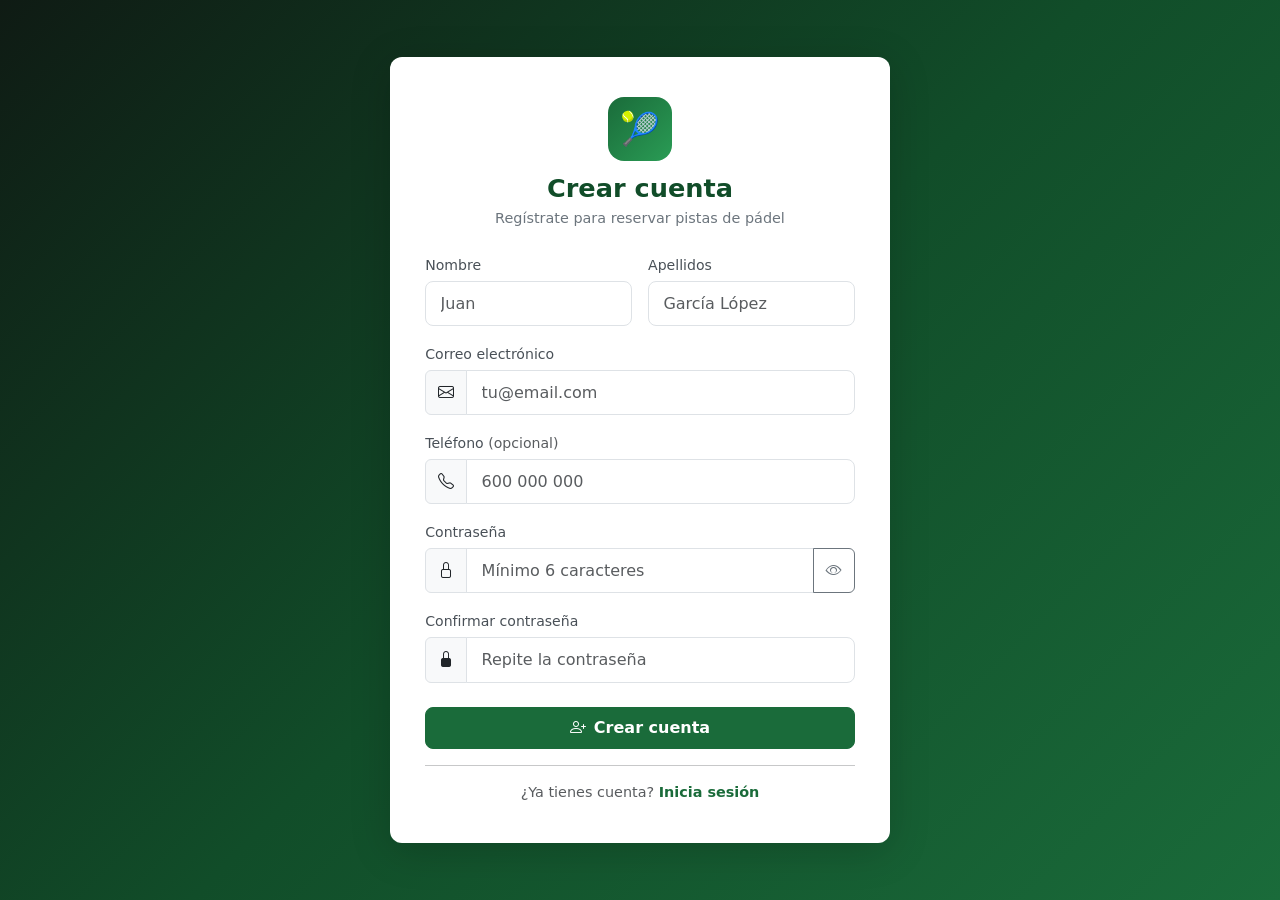
<file: docs/register.html>
<!DOCTYPE html>
<html lang="es">
<head>
  <meta charset="UTF-8" />
  <meta name="viewport" content="width=device-width, initial-scale=1.0" />
  <title>Pádel Reservas — Registro</title>
  <link rel="stylesheet" href="https://cdn.jsdelivr.net/npm/bootstrap@5.3.3/dist/css/bootstrap.min.css" />
  <link rel="stylesheet" href="https://cdn.jsdelivr.net/npm/bootstrap-icons@1.11.3/font/bootstrap-icons.min.css" />
  <link rel="stylesheet" href="css/style.css" />
</head>
<body>

<div class="auth-wrapper">
  <div class="auth-card" style="max-width:500px;">

    <!-- Logo -->
    <div class="auth-logo">
      <div class="logo-icon">🎾</div>
      <h1>Crear cuenta</h1>
      <p>Regístrate para reservar pistas de pádel</p>
    </div>

    <!-- Alert container -->
    <div id="alertContainer"></div>

    <!-- Formulario registro -->
    <form id="registerForm" novalidate>

      <div class="row g-3 mb-3">
        <div class="col-6">
          <label for="nombre" class="form-label">Nombre</label>
          <input type="text" class="form-control" id="nombre" placeholder="Juan" required autocomplete="given-name" />
        </div>
        <div class="col-6">
          <label for="apellidos" class="form-label">Apellidos</label>
          <input type="text" class="form-control" id="apellidos" placeholder="García López" required autocomplete="family-name" />
        </div>
      </div>

      <div class="mb-3">
        <label for="email" class="form-label">Correo electrónico</label>
        <div class="input-group">
          <span class="input-group-text"><i class="bi bi-envelope"></i></span>
          <input type="email" class="form-control" id="email" placeholder="tu@email.com" required autocomplete="email" />
        </div>
      </div>

      <div class="mb-3">
        <label for="telefono" class="form-label">Teléfono <span class="text-muted">(opcional)</span></label>
        <div class="input-group">
          <span class="input-group-text"><i class="bi bi-telephone"></i></span>
          <input type="tel" class="form-control" id="telefono" placeholder="600 000 000" autocomplete="tel" />
        </div>
      </div>

      <div class="mb-3">
        <label for="password" class="form-label">Contraseña</label>
        <div class="input-group">
          <span class="input-group-text"><i class="bi bi-lock"></i></span>
          <input type="password" class="form-control" id="password" placeholder="Mínimo 6 caracteres" required autocomplete="new-password" minlength="6" />
          <button type="button" class="btn btn-outline-secondary" id="togglePassword" tabindex="-1">
            <i class="bi bi-eye"></i>
          </button>
        </div>
      </div>

      <div class="mb-4">
        <label for="password2" class="form-label">Confirmar contraseña</label>
        <div class="input-group">
          <span class="input-group-text"><i class="bi bi-lock-fill"></i></span>
          <input type="password" class="form-control" id="password2" placeholder="Repite la contraseña" required autocomplete="new-password" />
        </div>
      </div>

      <button type="submit" class="btn btn-primary w-100 py-2" id="registerBtn">
        <i class="bi bi-person-plus me-2"></i>Crear cuenta
      </button>
    </form>

    <hr class="my-3" />

    <p class="text-center text-muted mb-0" style="font-size:0.9rem;">
      ¿Ya tienes cuenta?
      <a href="index.html" class="fw-semibold text-decoration-none" style="color:var(--primary);">Inicia sesión</a>
    </p>
  </div>
</div>

<script src="https://cdn.jsdelivr.net/npm/bootstrap@5.3.3/dist/js/bootstrap.bundle.min.js"></script>
<script src="js/api-client.js"></script>
<script>
  function showStaticAlert(message, type) {
    const container = document.getElementById('alertContainer');
    container.innerHTML = `<div class="alert alert-${type || 'info'} py-2" role="alert">${message}</div>`;
  }

  document.getElementById('togglePassword').addEventListener('click', function () {
    const input = document.getElementById('password');
    const icon = this.querySelector('i');
    if (input.type === 'password') {
      input.type = 'text';
      icon.classList.replace('bi-eye', 'bi-eye-slash');
    } else {
      input.type = 'password';
      icon.classList.replace('bi-eye-slash', 'bi-eye');
    }
  });

  document.getElementById('registerForm').addEventListener('submit', async function (e) {
    e.preventDefault();

    const nombre    = document.getElementById('nombre').value.trim();
    const apellidos = document.getElementById('apellidos').value.trim();
    const email     = document.getElementById('email').value.trim();
    const telefono  = document.getElementById('telefono').value.trim();
    const password  = document.getElementById('password').value;
    const password2 = document.getElementById('password2').value;

    if (!nombre || !apellidos || !email || !password) {
      showStaticAlert('Por favor, completa todos los campos obligatorios.', 'warning');
      return;
    }
    if (password.length < 6) {
      showStaticAlert('La contraseña debe tener al menos 6 caracteres.', 'warning');
      return;
    }
    if (password !== password2) {
      showStaticAlert('Las contraseñas no coinciden.', 'warning');
      return;
    }

    const result = await AppApi.register({ nombre, apellidos, email, telefono, password });
    if (!result.ok) {
      showStaticAlert(result.message || 'No se pudo crear la cuenta.', 'danger');
      return;
    }

    showStaticAlert('Cuenta creada. Redirigiendo al login...', 'success');
    setTimeout(function () {
      window.location.href = 'index.html?registered=1';
    }, 500);
  });
</script>
</body>
</html>
</file>
<file: docs/css/style.css>
/* ===== PÁDEL RESERVAS - Custom Styles ===== */

:root {
  --primary: #1a6b3a;
  --primary-dark: #114d29;
  --primary-light: #2a9c55;
  --accent: #f5a623;
  --bg-dark: #0f1b14;
  --bg-card: #ffffff;
  --text-muted: #6c757d;
  --border-radius: 12px;
  --shadow: 0 4px 20px rgba(0,0,0,0.10);
  --shadow-lg: 0 8px 40px rgba(0,0,0,0.18);
}

/* ===== BASE ===== */
body {
  font-family: 'Segoe UI', system-ui, -apple-system, sans-serif;
  background-color: #f0f5f2;
  color: #212529;
}

/* ===== NAVBAR ===== */
.navbar-brand {
  font-weight: 700;
  font-size: 1.3rem;
  letter-spacing: -0.5px;
}

.navbar-brand span {
  color: var(--accent);
}

.navbar {
  box-shadow: 0 2px 12px rgba(0,0,0,0.12);
}

/* ===== AUTH PAGES ===== */
.auth-wrapper {
  min-height: 100vh;
  display: flex;
  align-items: center;
  justify-content: center;
  background: linear-gradient(135deg, var(--bg-dark) 0%, var(--primary-dark) 50%, var(--primary) 100%);
  padding: 2rem 1rem;
}

.auth-card {
  background: white;
  border-radius: var(--border-radius);
  box-shadow: var(--shadow-lg);
  width: 100%;
  max-width: 440px;
  padding: 2.5rem 2.2rem;
}

.auth-logo {
  text-align: center;
  margin-bottom: 1.5rem;
}

.auth-logo .logo-icon {
  width: 64px;
  height: 64px;
  background: linear-gradient(135deg, var(--primary), var(--primary-light));
  border-radius: 16px;
  display: inline-flex;
  align-items: center;
  justify-content: center;
  font-size: 2rem;
  margin-bottom: 0.75rem;
}

.auth-logo h1 {
  font-size: 1.6rem;
  font-weight: 700;
  color: var(--primary-dark);
  margin: 0;
}

.auth-logo p {
  color: var(--text-muted);
  font-size: 0.9rem;
  margin: 0.25rem 0 0;
}

/* ===== FORM CONTROLS ===== */
.form-control, .form-select {
  border-radius: 8px;
  border: 1.5px solid #dee2e6;
  padding: 0.6rem 0.9rem;
  transition: border-color 0.2s, box-shadow 0.2s;
}

.form-control:focus, .form-select:focus {
  border-color: var(--primary);
  box-shadow: 0 0 0 3px rgba(26,107,58,0.12);
}

.form-label {
  font-weight: 500;
  font-size: 0.88rem;
  color: #495057;
  margin-bottom: 0.3rem;
}

/* ===== BUTTONS ===== */
.btn-primary {
  background-color: var(--primary);
  border-color: var(--primary);
  border-radius: 8px;
  font-weight: 600;
  padding: 0.6rem 1.2rem;
  transition: background-color 0.2s, transform 0.1s;
}

.btn-primary:hover {
  background-color: var(--primary-dark);
  border-color: var(--primary-dark);
  transform: translateY(-1px);
}

.btn-primary:active {
  transform: translateY(0);
}

.btn-outline-primary {
  color: var(--primary);
  border-color: var(--primary);
  border-radius: 8px;
  font-weight: 600;
}

.btn-outline-primary:hover {
  background-color: var(--primary);
  border-color: var(--primary);
}

.btn-danger {
  border-radius: 8px;
  font-weight: 600;
}

.btn-warning {
  border-radius: 8px;
  font-weight: 600;
}

.btn-success {
  background-color: var(--primary);
  border-color: var(--primary);
  border-radius: 8px;
  font-weight: 600;
}

/* ===== CARDS ===== */
.card {
  border: none;
  border-radius: var(--border-radius);
  box-shadow: var(--shadow);
}

.card-header {
  border-radius: var(--border-radius) var(--border-radius) 0 0 !important;
  font-weight: 600;
}

/* ===== DASHBOARD ===== */
.sidebar {
  min-height: calc(100vh - 56px);
  background: white;
  border-right: 1px solid #e9ecef;
  padding-top: 1.5rem;
}

.sidebar .nav-link {
  color: #495057;
  border-radius: 8px;
  margin: 2px 8px;
  padding: 0.6rem 1rem;
  display: flex;
  align-items: center;
  gap: 0.6rem;
  font-weight: 500;
  transition: background-color 0.15s, color 0.15s;
}

.sidebar .nav-link:hover {
  background-color: #f0f5f2;
  color: var(--primary);
}

.sidebar .nav-link.active {
  background-color: #e0f0e8;
  color: var(--primary);
  font-weight: 600;
}

.sidebar .nav-link i {
  width: 20px;
  text-align: center;
}

.main-content {
  padding: 2rem;
}

/* ===== STATS CARDS ===== */
.stat-card {
  border-radius: var(--border-radius);
  padding: 1.5rem;
  color: white;
  position: relative;
  overflow: hidden;
}

.stat-card .stat-icon {
  font-size: 2.5rem;
  opacity: 0.25;
  position: absolute;
  right: 1rem;
  top: 50%;
  transform: translateY(-50%);
}

.stat-card h3 {
  font-size: 2rem;
  font-weight: 700;
  margin: 0;
}

.stat-card p {
  margin: 0.25rem 0 0;
  opacity: 0.85;
  font-size: 0.9rem;
}

.stat-green { background: linear-gradient(135deg, var(--primary), var(--primary-light)); }
.stat-blue  { background: linear-gradient(135deg, #0d6efd, #5ea6fa); }
.stat-orange{ background: linear-gradient(135deg, #fd7e14, #ffc107); }
.stat-red   { background: linear-gradient(135deg, #dc3545, #ff7b8a); }

/* ===== TABLES ===== */
.table {
  border-radius: var(--border-radius);
  overflow: hidden;
}

.table thead th {
  background-color: #f8fafa;
  font-weight: 600;
  font-size: 0.85rem;
  text-transform: uppercase;
  letter-spacing: 0.5px;
  color: var(--text-muted);
  border-bottom: 2px solid #e9ecef;
}

/* ===== BADGES ===== */
.badge-activa {
  background-color: #d1f5e0;
  color: #155724;
  border-radius: 20px;
  padding: 4px 10px;
  font-size: 0.8rem;
  font-weight: 600;
}

.badge-cancelada {
  background-color: #f8d7da;
  color: #721c24;
  border-radius: 20px;
  padding: 4px 10px;
  font-size: 0.8rem;
  font-weight: 600;
}

/* ===== COURT CARDS ===== */
.court-card {
  border-radius: var(--border-radius);
  overflow: hidden;
  transition: transform 0.2s, box-shadow 0.2s;
  cursor: pointer;
}

.court-card:hover {
  transform: translateY(-3px);
  box-shadow: var(--shadow-lg);
}

.court-card .court-img {
  height: 140px;
  background: linear-gradient(135deg, var(--primary-dark), var(--primary));
  display: flex;
  align-items: center;
  justify-content: center;
  font-size: 3.5rem;
}

/* ===== AVAILABILITY SLOTS ===== */
.slot-grid {
  display: grid;
  grid-template-columns: repeat(auto-fill, minmax(110px, 1fr));
  gap: 0.5rem;
  margin-top: 1rem;
}

.slot {
  padding: 0.5rem;
  border-radius: 8px;
  text-align: center;
  font-size: 0.85rem;
  font-weight: 600;
  cursor: pointer;
  transition: transform 0.1s;
  border: 2px solid transparent;
}

.slot-available {
  background-color: #e0f0e8;
  color: var(--primary-dark);
  border-color: #b0ddc0;
}

.slot-available:hover {
  background-color: var(--primary);
  color: white;
  transform: scale(1.03);
}

.slot-selected {
  background-color: var(--primary);
  color: white;
  border-color: var(--primary-dark);
}

/* ===== MODALS ===== */
.modal-content {
  border: none;
  border-radius: var(--border-radius);
  box-shadow: var(--shadow-lg);
}

.modal-header {
  border-bottom: 1px solid #f0f0f0;
  padding: 1.25rem 1.5rem;
}

.modal-footer {
  border-top: 1px solid #f0f0f0;
  padding: 1rem 1.5rem;
}

/* ===== ALERTS ===== */
.alert {
  border-radius: 8px;
  border: none;
  font-size: 0.9rem;
}

/* ===== LOADING ===== */
.loading-spinner {
  display: flex;
  align-items: center;
  justify-content: center;
  padding: 3rem;
  color: var(--text-muted);
}

/* ===== PAGE HEADER ===== */
.page-header {
  margin-bottom: 1.5rem;
  padding-bottom: 1rem;
  border-bottom: 2px solid #e9ecef;
}

.page-header h2 {
  font-weight: 700;
  color: var(--primary-dark);
  margin: 0;
}

.page-header p {
  color: var(--text-muted);
  margin: 0.25rem 0 0;
}

/* ===== SECTION DIVIDER ===== */
.section { display: none; }
.section.active { display: block; }

/* ===== EMPTY STATE ===== */
.empty-state {
  text-align: center;
  padding: 3rem;
  color: var(--text-muted);
}

.empty-state i {
  font-size: 3rem;
  margin-bottom: 1rem;
  opacity: 0.4;
}

/* ===== RESPONSIVE ===== */
@media (max-width: 768px) {
  .sidebar {
    min-height: auto;
    border-right: none;
    border-bottom: 1px solid #e9ecef;
    padding: 0.5rem 0;
  }

  .sidebar .nav-link {
    display: inline-flex;
    margin: 2px 4px;
    padding: 0.5rem 0.75rem;
    font-size: 0.85rem;
  }

  .main-content {
    padding: 1rem;
  }

  .auth-card {
    padding: 1.8rem 1.5rem;
  }
}

@media (max-width: 576px) {
  .slot-grid {
    grid-template-columns: repeat(auto-fill, minmax(90px, 1fr));
  }
}
</file>
